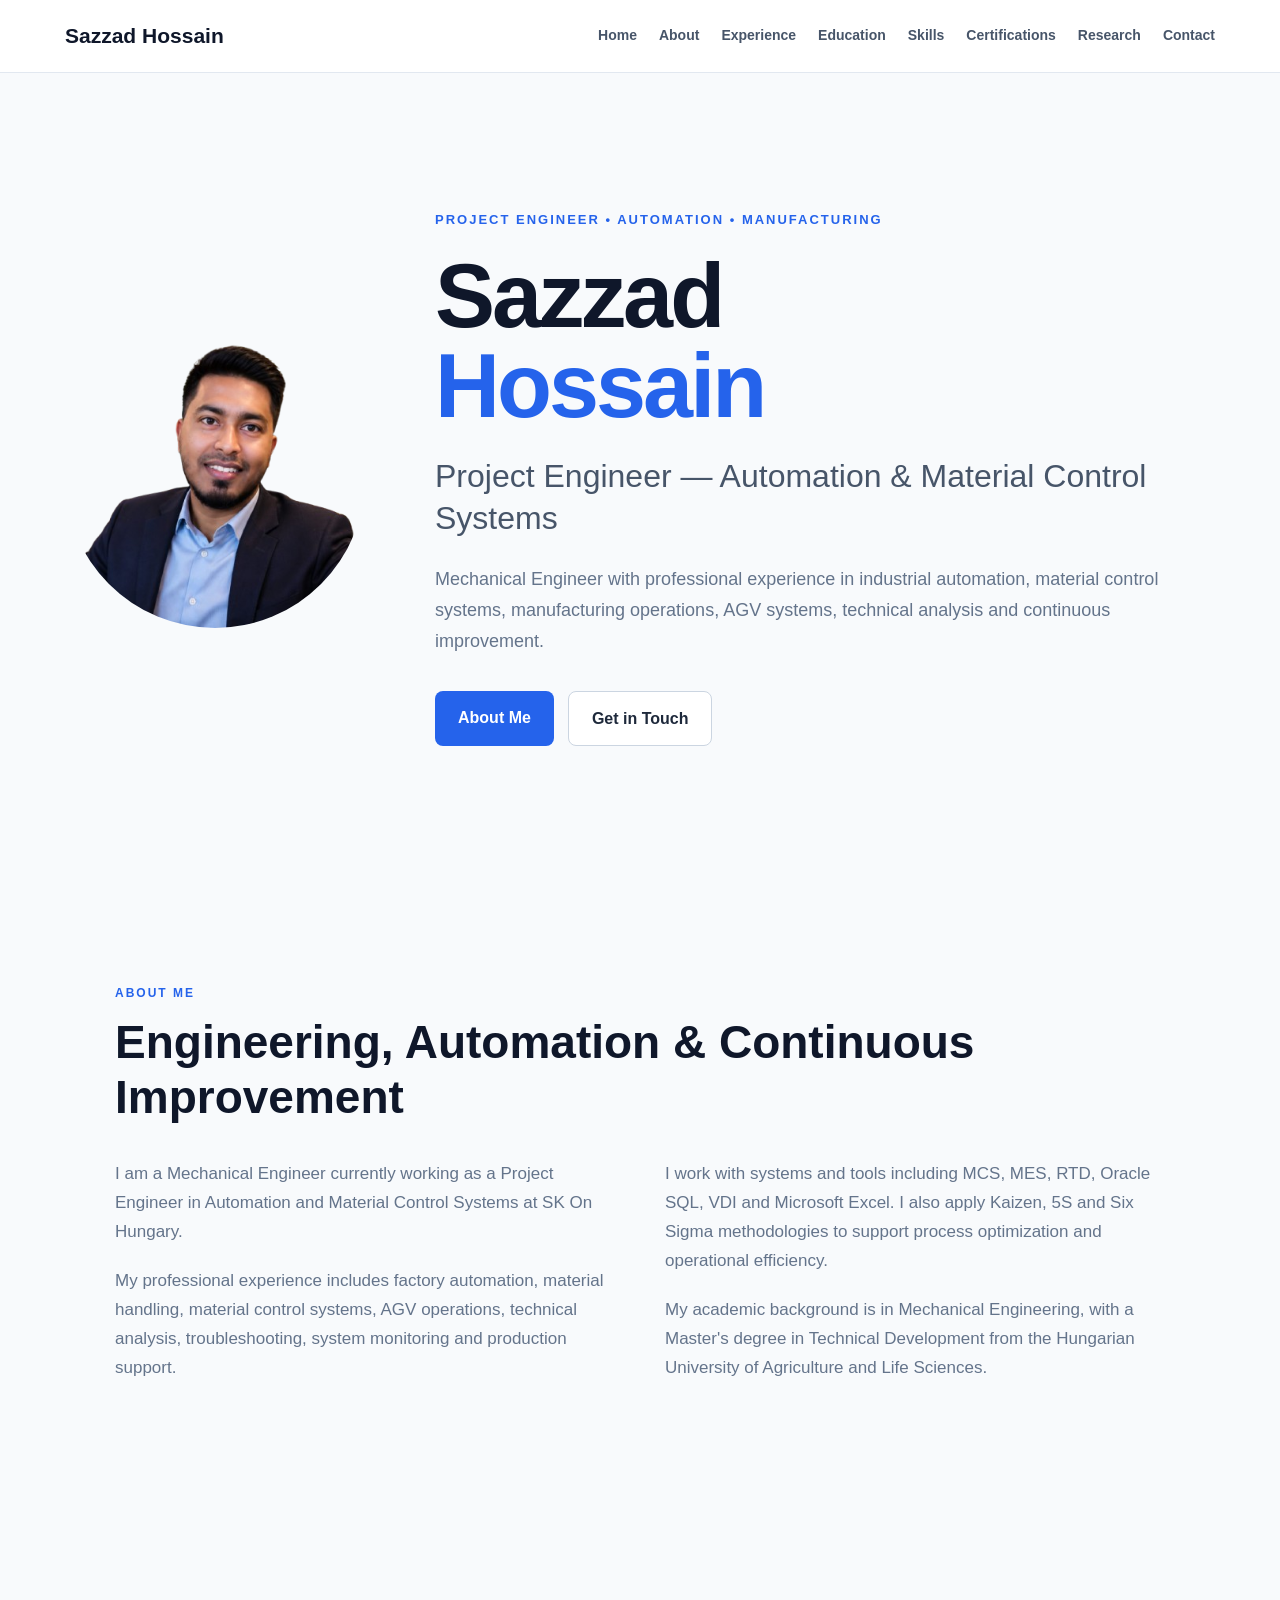
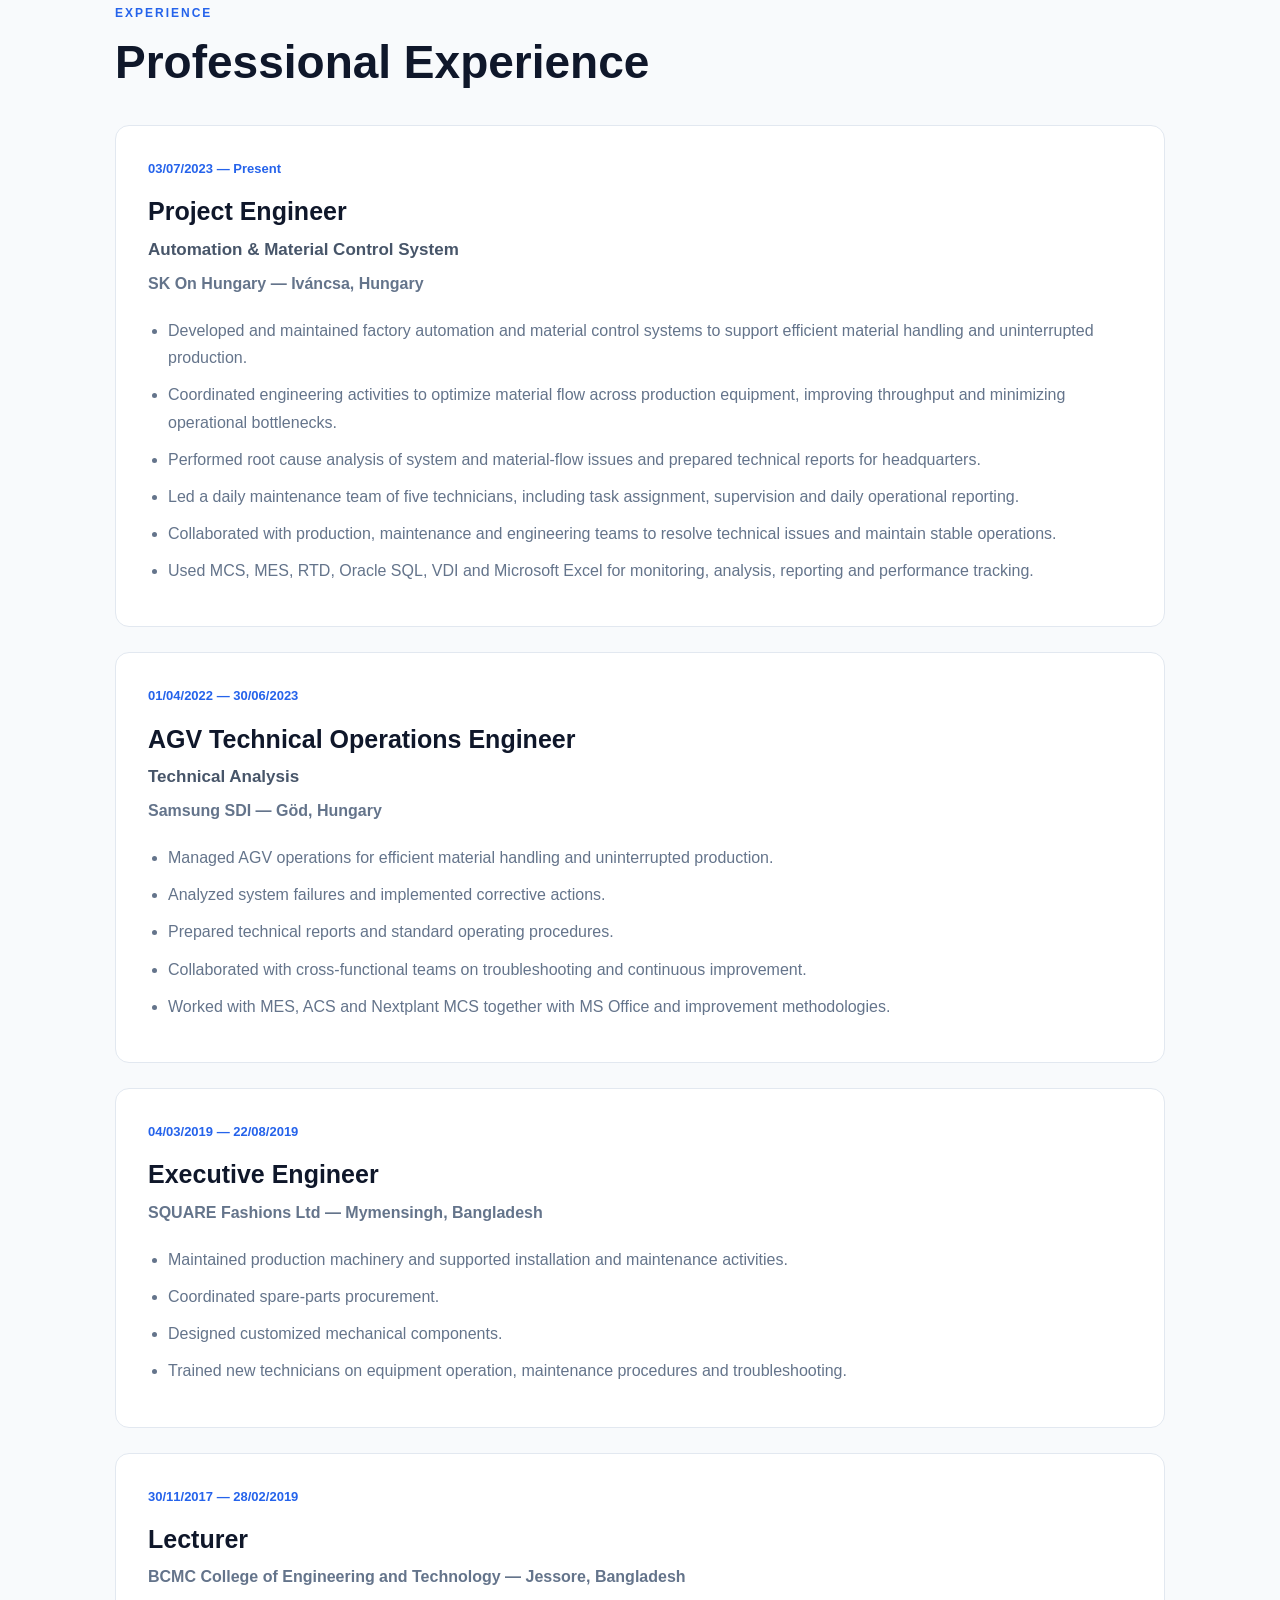
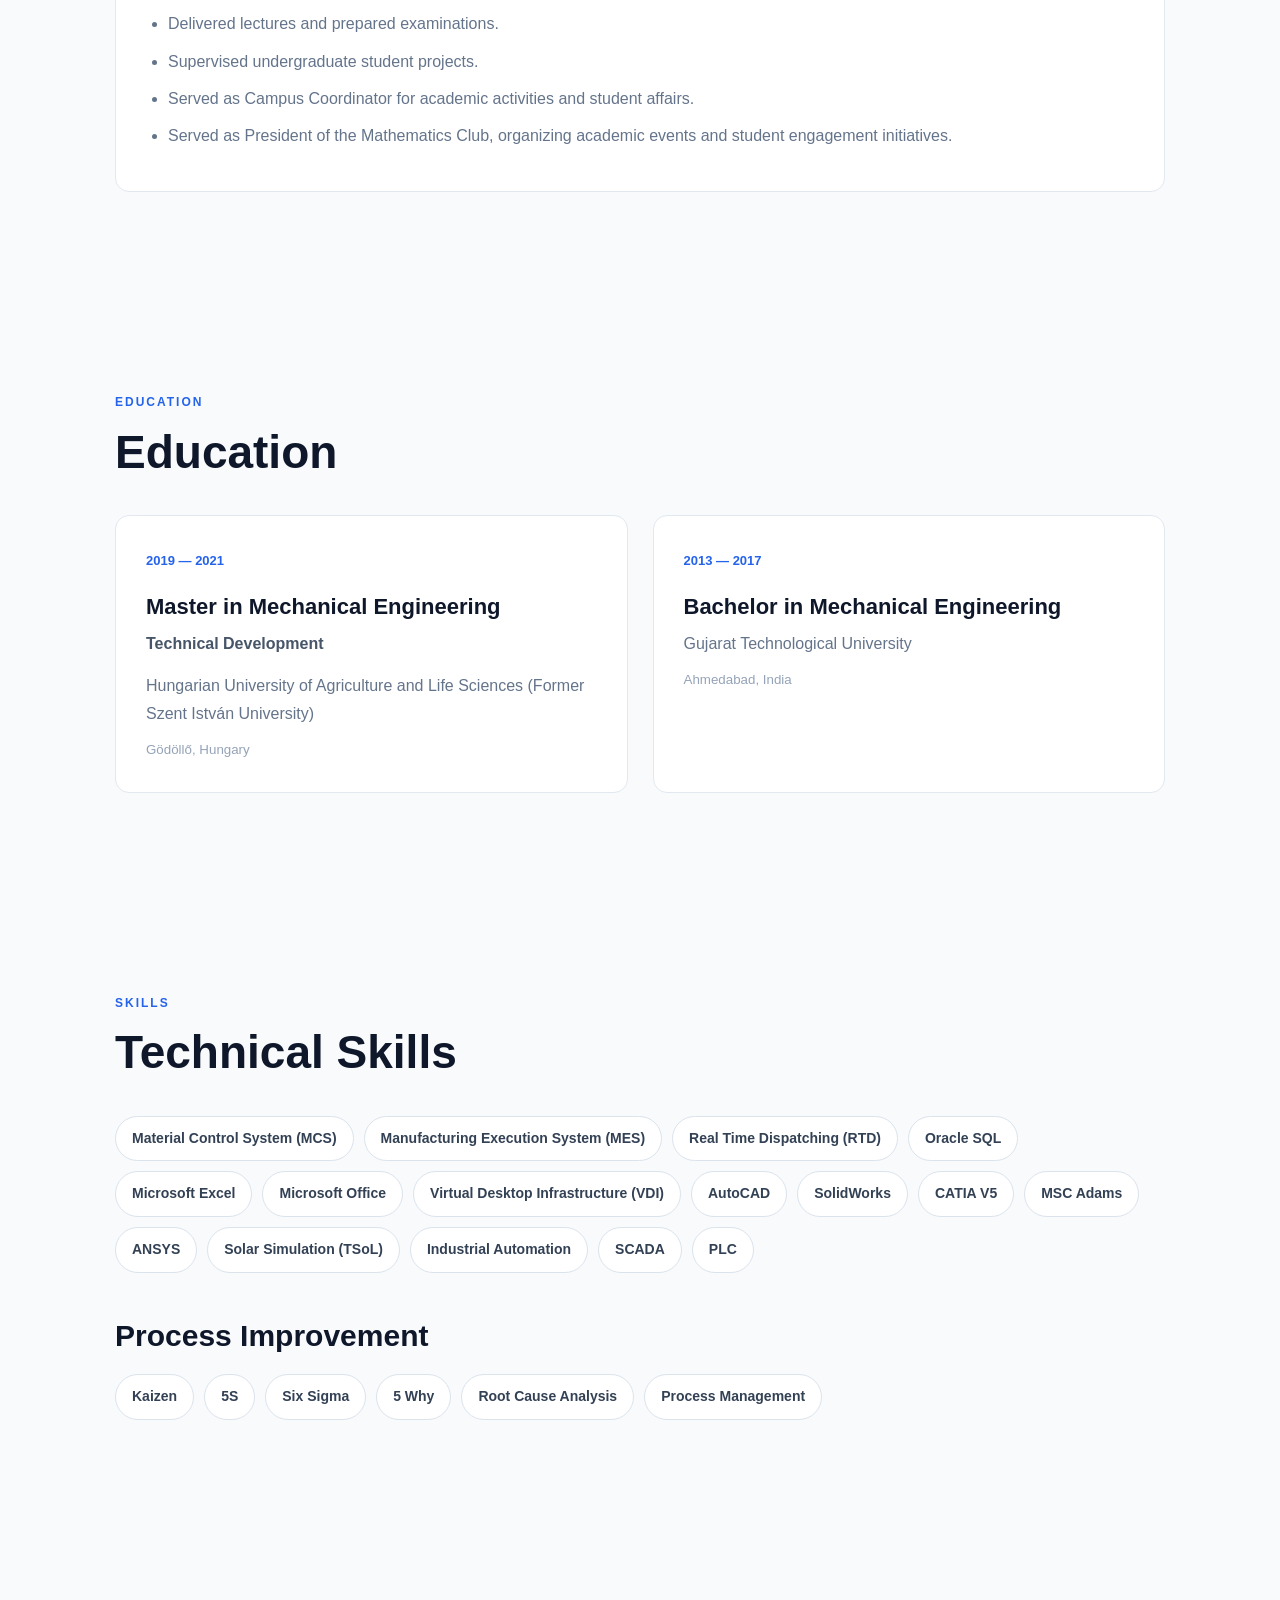
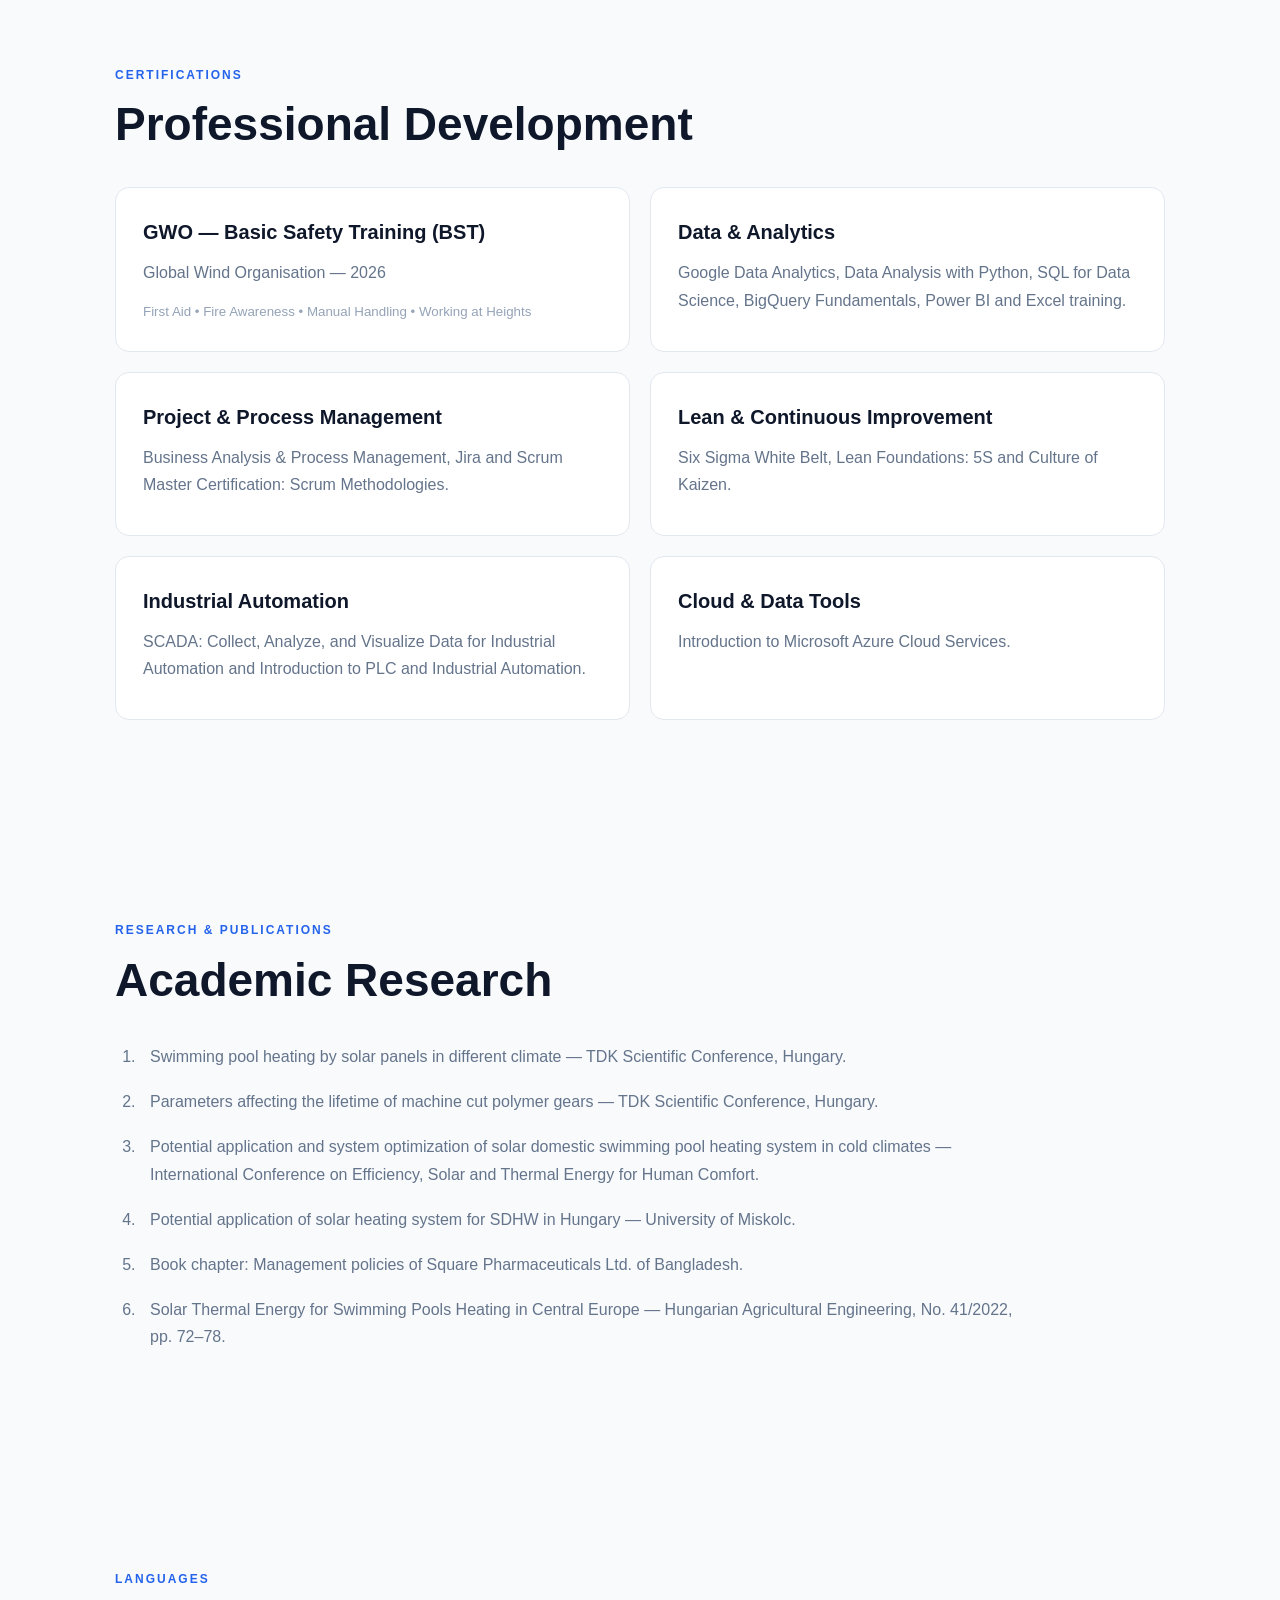
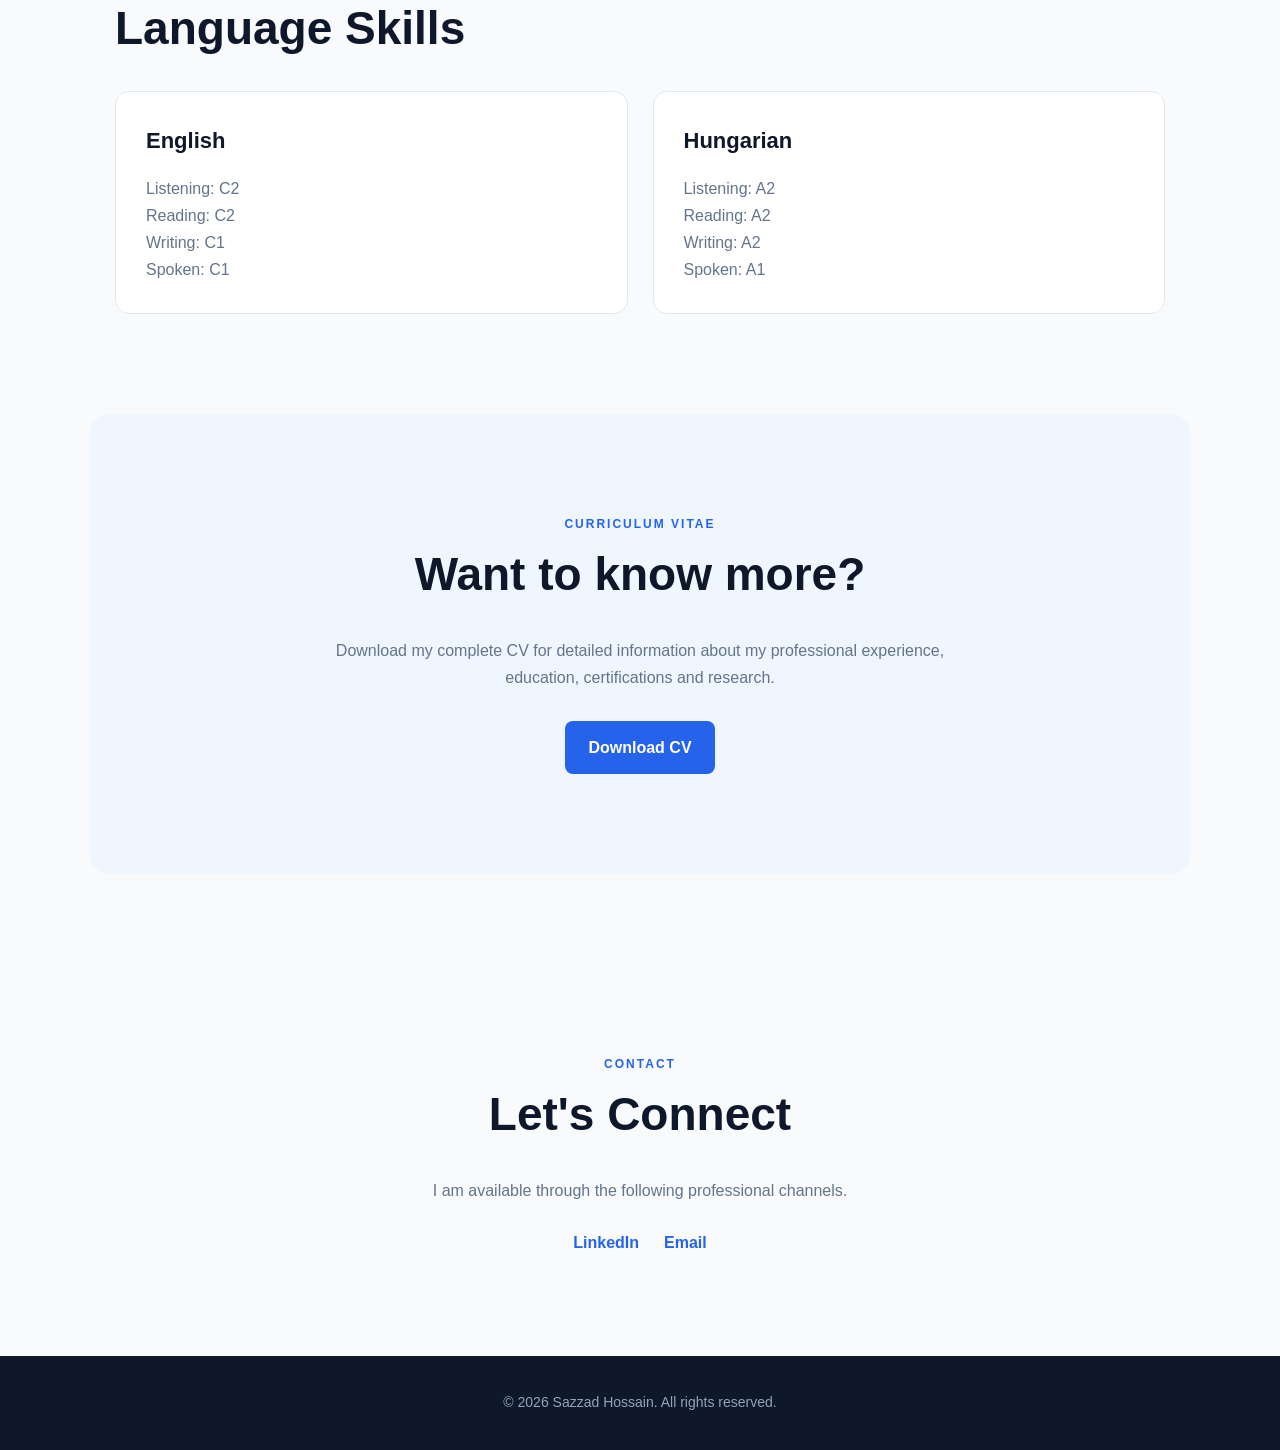
<file: index.html>
<!DOCTYPE html>
<html lang="en">
<head>
    <meta charset="UTF-8">
    <meta name="viewport" content="width=device-width, initial-scale=1.0">

    <title>Sazzad Hossain | Project Engineer</title>

    <meta name="description"
          content="Portfolio of Sazzad Hossain, Project Engineer specializing in automation, material control systems and manufacturing operations.">

    <link rel="stylesheet" href="style.css">
</head>

<body>

    <!-- ================= NAVIGATION ================= -->

    <header>
        <nav class="navbar">

            <a href="#home" class="logo">
                Sazzad Hossain
            </a>

            <div class="nav-links">
                <a href="#home">Home</a>
                <a href="#about">About</a>
                <a href="#experience">Experience</a>
                <a href="#education">Education</a>
                <a href="#skills">Skills</a>
                <a href="#certifications">Certifications</a>
                <a href="#research">Research</a>
                <a href="#contact">Contact</a>
            </div>

        </nav>
    </header>


    <main>

        <!-- ================= HERO ================= -->

     <section id="home" class="hero">

    <div class="hero-photo">
        <img src="profile.jpg"
             alt="Sazzad Hossain">
    </div>

    <div class="hero-text">

        <p class="welcome">
            PROJECT ENGINEER • AUTOMATION • MANUFACTURING
        </p>

        <h1>
            Sazzad<br>
            <span>Hossain</span>
        </h1>

        <h2>
            Project Engineer — Automation & Material Control Systems
        </h2>

        <p class="hero-description">
            Mechanical Engineer with professional experience in
            industrial automation, material control systems,
            manufacturing operations, AGV systems, technical
            analysis and continuous improvement.
        </p>

        <div class="buttons">

            <a href="#about" class="button primary">
                About Me
            </a>

            <a href="#contact" class="button secondary">
                Get in Touch
            </a>

        </div>

    </div>

</section>


        <!-- ================= ABOUT ================= -->

        <section id="about" class="section">

            <p class="section-label">ABOUT ME</p>

            <h2>Engineering, Automation & Continuous Improvement</h2>

            <div class="about-content">

                <div>

                    <p>
                        I am a Mechanical Engineer currently working as a
                        Project Engineer in Automation and Material Control
                        Systems at SK On Hungary.
                    </p>

                    <p>
                        My professional experience includes factory
                        automation, material handling, material control
                        systems, AGV operations, technical analysis,
                        troubleshooting, system monitoring and production
                        support.
                    </p>

                </div>

                <div>

                    <p>
                        I work with systems and tools including MCS, MES,
                        RTD, Oracle SQL, VDI and Microsoft Excel. I also
                        apply Kaizen, 5S and Six Sigma methodologies to
                        support process optimization and operational
                        efficiency.
                    </p>

                    <p>
                        My academic background is in Mechanical Engineering,
                        with a Master's degree in Technical Development from
                        the Hungarian University of Agriculture and Life
                        Sciences.
                    </p>

                </div>

            </div>

        </section>


        <!-- ================= EXPERIENCE ================= -->

        <section id="experience" class="section">

            <p class="section-label">EXPERIENCE</p>

            <h2>Professional Experience</h2>


            <div class="timeline">

                <!-- SK ON -->

                <article class="experience-card">

                    <div class="experience-date">
                        03/07/2023 — Present
                    </div>

                    <h3>
                        Project Engineer
                    </h3>

                    <h4>
                        Automation & Material Control System
                    </h4>

                    <p class="company">
                        SK On Hungary — Iváncsa, Hungary
                    </p>

                    <ul>

                        <li>
                            Developed and maintained factory automation
                            and material control systems to support efficient
                            material handling and uninterrupted production.
                        </li>

                        <li>
                            Coordinated engineering activities to optimize
                            material flow across production equipment,
                            improving throughput and minimizing operational
                            bottlenecks.
                        </li>

                        <li>
                            Performed root cause analysis of system and
                            material-flow issues and prepared technical
                            reports for headquarters.
                        </li>

                        <li>
                            Led a daily maintenance team of five technicians,
                            including task assignment, supervision and
                            daily operational reporting.
                        </li>

                        <li>
                            Collaborated with production, maintenance and
                            engineering teams to resolve technical issues
                            and maintain stable operations.
                        </li>

                        <li>
                            Used MCS, MES, RTD, Oracle SQL, VDI and Microsoft
                            Excel for monitoring, analysis, reporting and
                            performance tracking.
                        </li>

                    </ul>

                </article>


                <!-- SAMSUNG -->

                <article class="experience-card">

                    <div class="experience-date">
                        01/04/2022 — 30/06/2023
                    </div>

                    <h3>
                        AGV Technical Operations Engineer
                    </h3>

                    <h4>
                        Technical Analysis
                    </h4>

                    <p class="company">
                        Samsung SDI — Göd, Hungary
                    </p>

                    <ul>

                        <li>
                            Managed AGV operations for efficient material
                            handling and uninterrupted production.
                        </li>

                        <li>
                            Analyzed system failures and implemented
                            corrective actions.
                        </li>

                        <li>
                            Prepared technical reports and standard
                            operating procedures.
                        </li>

                        <li>
                            Collaborated with cross-functional teams on
                            troubleshooting and continuous improvement.
                        </li>

                        <li>
                            Worked with MES, ACS and Nextplant MCS together
                            with MS Office and improvement methodologies.
                        </li>

                    </ul>

                </article>


                <!-- SQUARE -->

                <article class="experience-card">

                    <div class="experience-date">
                        04/03/2019 — 22/08/2019
                    </div>

                    <h3>
                        Executive Engineer
                    </h3>

                    <p class="company">
                        SQUARE Fashions Ltd — Mymensingh, Bangladesh
                    </p>

                    <ul>

                        <li>
                            Maintained production machinery and supported
                            installation and maintenance activities.
                        </li>

                        <li>
                            Coordinated spare-parts procurement.
                        </li>

                        <li>
                            Designed customized mechanical components.
                        </li>

                        <li>
                            Trained new technicians on equipment operation,
                            maintenance procedures and troubleshooting.
                        </li>

                    </ul>

                </article>


                <!-- LECTURER -->

                <article class="experience-card">

                    <div class="experience-date">
                        30/11/2017 — 28/02/2019
                    </div>

                    <h3>
                        Lecturer
                    </h3>

                    <p class="company">
                        BCMC College of Engineering and Technology —
                        Jessore, Bangladesh
                    </p>

                    <ul>

                        <li>
                            Delivered lectures and prepared examinations.
                        </li>

                        <li>
                            Supervised undergraduate student projects.
                        </li>

                        <li>
                            Served as Campus Coordinator for academic
                            activities and student affairs.
                        </li>

                        <li>
                            Served as President of the Mathematics Club,
                            organizing academic events and student
                            engagement initiatives.
                        </li>

                    </ul>

                </article>

            </div>

        </section>


        <!-- ================= EDUCATION ================= -->

        <section id="education" class="section">

            <p class="section-label">EDUCATION</p>

            <h2>Education</h2>

            <div class="education-grid">

                <article class="education-card">

                    <span>
                        2019 — 2021
                    </span>

                    <h3>
                        Master in Mechanical Engineering
                    </h3>

                    <h4>
                        Technical Development
                    </h4>

                    <p>
                        Hungarian University of Agriculture and Life Sciences
                        (Former Szent István University)
                    </p>

                    <small>
                        Gödöllő, Hungary
                    </small>

                </article>


                <article class="education-card">

                    <span>
                        2013 — 2017
                    </span>

                    <h3>
                        Bachelor in Mechanical Engineering
                    </h3>

                    <p>
                        Gujarat Technological University
                    </p>

                    <small>
                        Ahmedabad, India
                    </small>

                </article>

            </div>

        </section>


        <!-- ================= SKILLS ================= -->

        <section id="skills" class="section">

            <p class="section-label">SKILLS</p>

            <h2>Technical Skills</h2>

            <div class="skills-grid">

                <span>Material Control System (MCS)</span>
                <span>Manufacturing Execution System (MES)</span>
                <span>Real Time Dispatching (RTD)</span>
                <span>Oracle SQL</span>
                <span>Microsoft Excel</span>
                <span>Microsoft Office</span>
                <span>Virtual Desktop Infrastructure (VDI)</span>
                <span>AutoCAD</span>
                <span>SolidWorks</span>
                <span>CATIA V5</span>
                <span>MSC Adams</span>
                <span>ANSYS</span>
                <span>Solar Simulation (TSoL)</span>
                <span>Industrial Automation</span>
                <span>SCADA</span>
                <span>PLC</span>
            </div>


            <h2 class="sub-heading">
                Process Improvement
            </h2>

            <div class="skills-grid">

                <span>Kaizen</span>
                <span>5S</span>
                <span>Six Sigma</span>
                <span>5 Why</span>
                <span>Root Cause Analysis</span>
                <span>Process Management</span>

            </div>

        </section>


        <!-- ================= CERTIFICATIONS ================= -->

        <section id="certifications" class="section">

            <p class="section-label">CERTIFICATIONS</p>

            <h2>Professional Development</h2>

            <div class="certification-list">

                <article class="certification-card">

                    <h3>
                        GWO — Basic Safety Training (BST)
                    </h3>

                    <p>
                        Global Wind Organisation — 2026
                    </p>

                    <small>
                        First Aid • Fire Awareness • Manual Handling
                        • Working at Heights
                    </small>

                </article>


                <article class="certification-card">

                    <h3>
                        Data & Analytics
                    </h3>

                    <p>
                        Google Data Analytics, Data Analysis with Python,
                        SQL for Data Science, BigQuery Fundamentals,
                        Power BI and Excel training.
                    </p>

                </article>


                <article class="certification-card">

                    <h3>
                        Project & Process Management
                    </h3>

                    <p>
                        Business Analysis & Process Management,
                        Jira and Scrum Master Certification:
                        Scrum Methodologies.
                    </p>

                </article>


                <article class="certification-card">

                    <h3>
                        Lean & Continuous Improvement
                    </h3>

                    <p>
                        Six Sigma White Belt, Lean Foundations: 5S
                        and Culture of Kaizen.
                    </p>

                </article>


                <article class="certification-card">

                    <h3>
                        Industrial Automation
                    </h3>

                    <p>
                        SCADA: Collect, Analyze, and Visualize Data
                        for Industrial Automation and Introduction
                        to PLC and Industrial Automation.
                    </p>

                </article>


                <article class="certification-card">

                    <h3>
                        Cloud & Data Tools
                    </h3>

                    <p>
                        Introduction to Microsoft Azure Cloud Services.
                    </p>

                </article>

            </div>

        </section>


        <!-- ================= RESEARCH ================= -->

        <section id="research" class="section">

            <p class="section-label">
                RESEARCH & PUBLICATIONS
            </p>

            <h2>
                Academic Research
            </h2>

            <ol class="research-list">

                <li>
                    Swimming pool heating by solar panels in different
                    climate — TDK Scientific Conference, Hungary.
                </li>

                <li>
                    Parameters affecting the lifetime of machine cut
                    polymer gears — TDK Scientific Conference, Hungary.
                </li>

                <li>
                    Potential application and system optimization of
                    solar domestic swimming pool heating system in
                    cold climates — International Conference on
                    Efficiency, Solar and Thermal Energy for Human Comfort.
                </li>

                <li>
                    Potential application of solar heating system for
                    SDHW in Hungary — University of Miskolc.
                </li>

                <li>
                    Book chapter: Management policies of Square
                    Pharmaceuticals Ltd. of Bangladesh.
                </li>

                <li>
                    Solar Thermal Energy for Swimming Pools Heating
                    in Central Europe — Hungarian Agricultural Engineering,
                    No. 41/2022, pp. 72–78.
                </li>

            </ol>

        </section>


        <!-- ================= LANGUAGES ================= -->

        <section class="section">

            <p class="section-label">LANGUAGES</p>

            <h2>Language Skills</h2>

            <div class="language-grid">

                <div class="language-card">

                    <h3>English</h3>

                    <p>
                        Listening: C2<br>
                        Reading: C2<br>
                        Writing: C1<br>
                        Spoken: C1<br>
                    </p>

                </div>


                <div class="language-card">

                    <h3>Hungarian</h3>

                    <p>
                        Listening: A2<br>
                        Reading: A2<br>
                        Writing: A2<br>
                        Spoken: A1<br>
                    </p>

                </div>

            </div>

        </section>


        <!-- ================= CV ================= -->

        <section class="section cv-section">

            <p class="section-label">CURRICULUM VITAE</p>

            <h2>Want to know more?</h2>

            <p>
                Download my complete CV for detailed information
                about my professional experience, education,
                certifications and research.
            </p>

            <a href="cv.pdf"
               class="button primary"
               target="_blank">
                Download CV
            </a>

        </section>


        <!-- ================= CONTACT ================= -->

        <section id="contact" class="section contact">

            <p class="section-label">CONTACT</p>

            <h2>Let's Connect</h2>

            <p>
                I am available through the following professional
                channels.
            </p>

            <div class="contact-links">

                <a href="https://www.linkedin.com/in/sazzad209/"
                   target="_blank">
                    LinkedIn
                </a>

                <a href="mailto:gtu.sazzad@gmail.com">
                    Email
                </a>

            </div>

        </section>

    </main>


    <!-- ================= FOOTER ================= -->

    <footer>

        <p>
            © 2026 Sazzad Hossain. All rights reserved.
        </p>

    </footer>


</body>
</html>
</file>
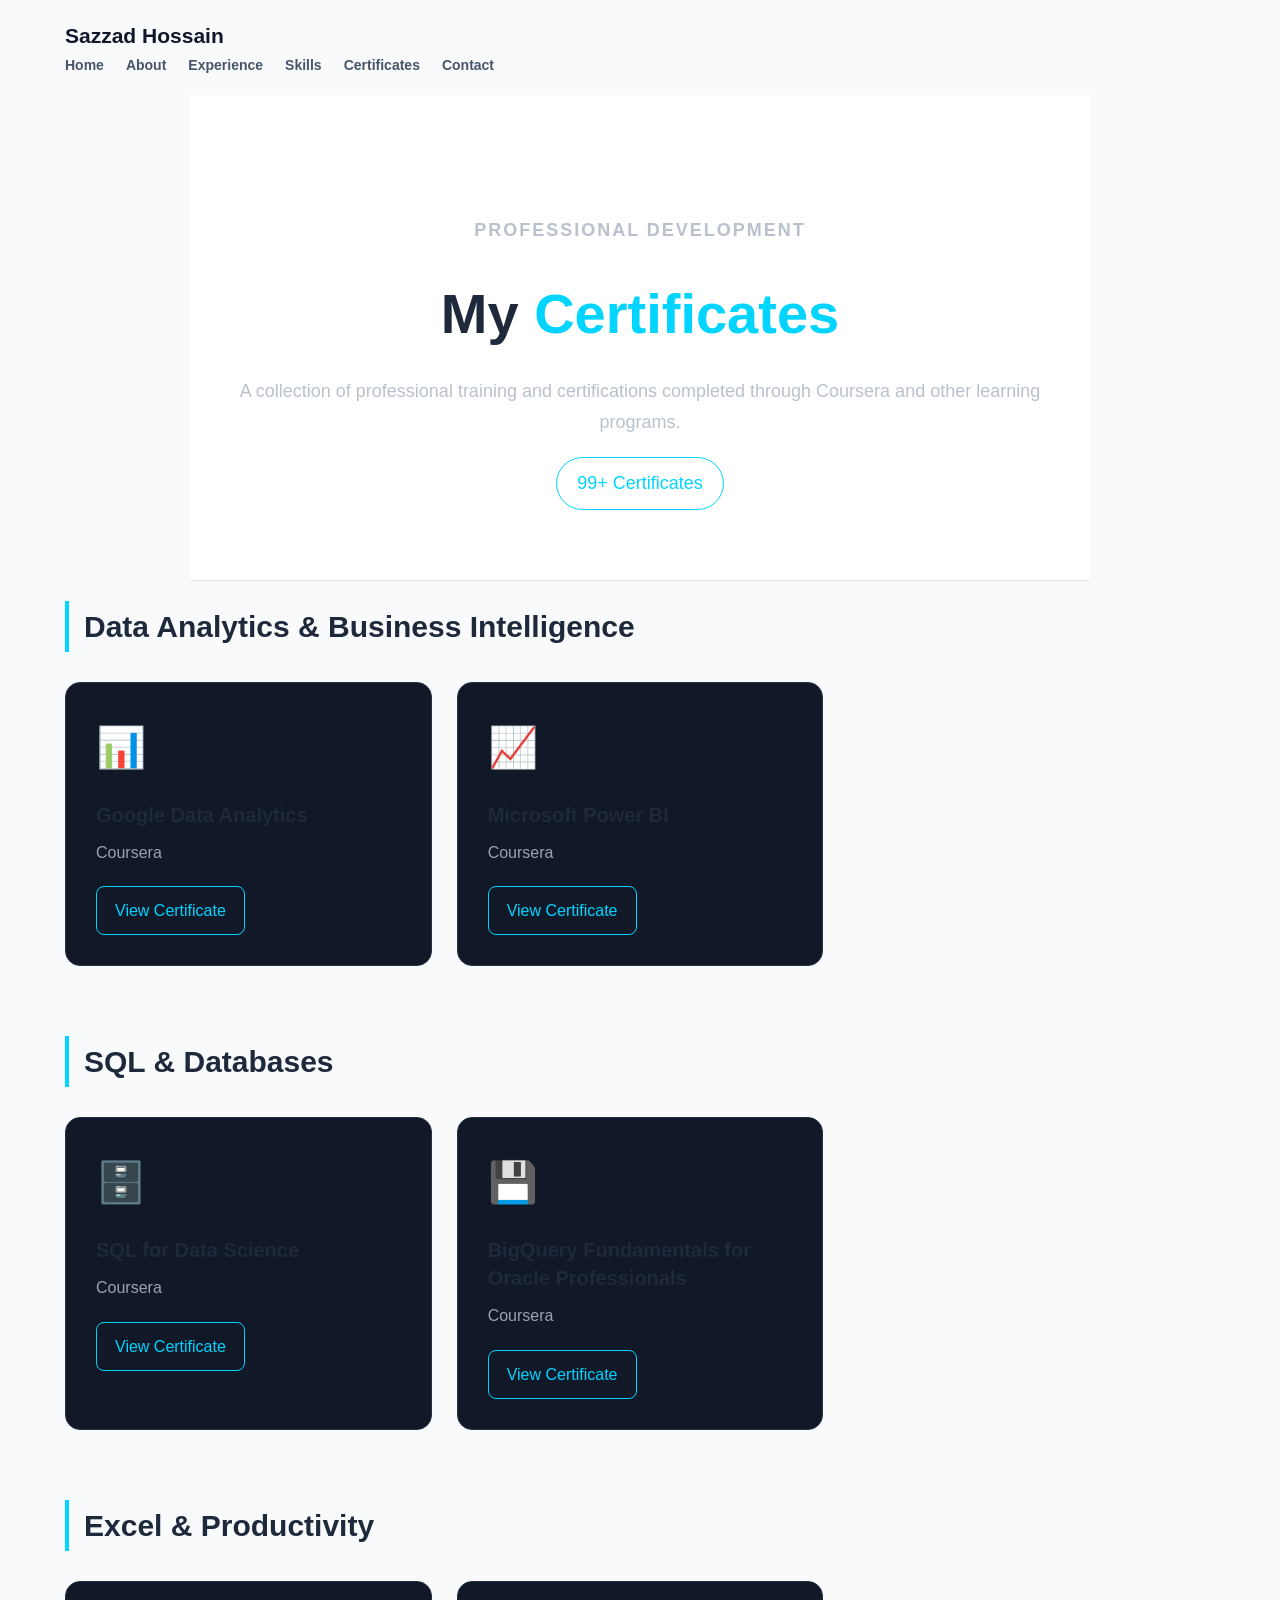
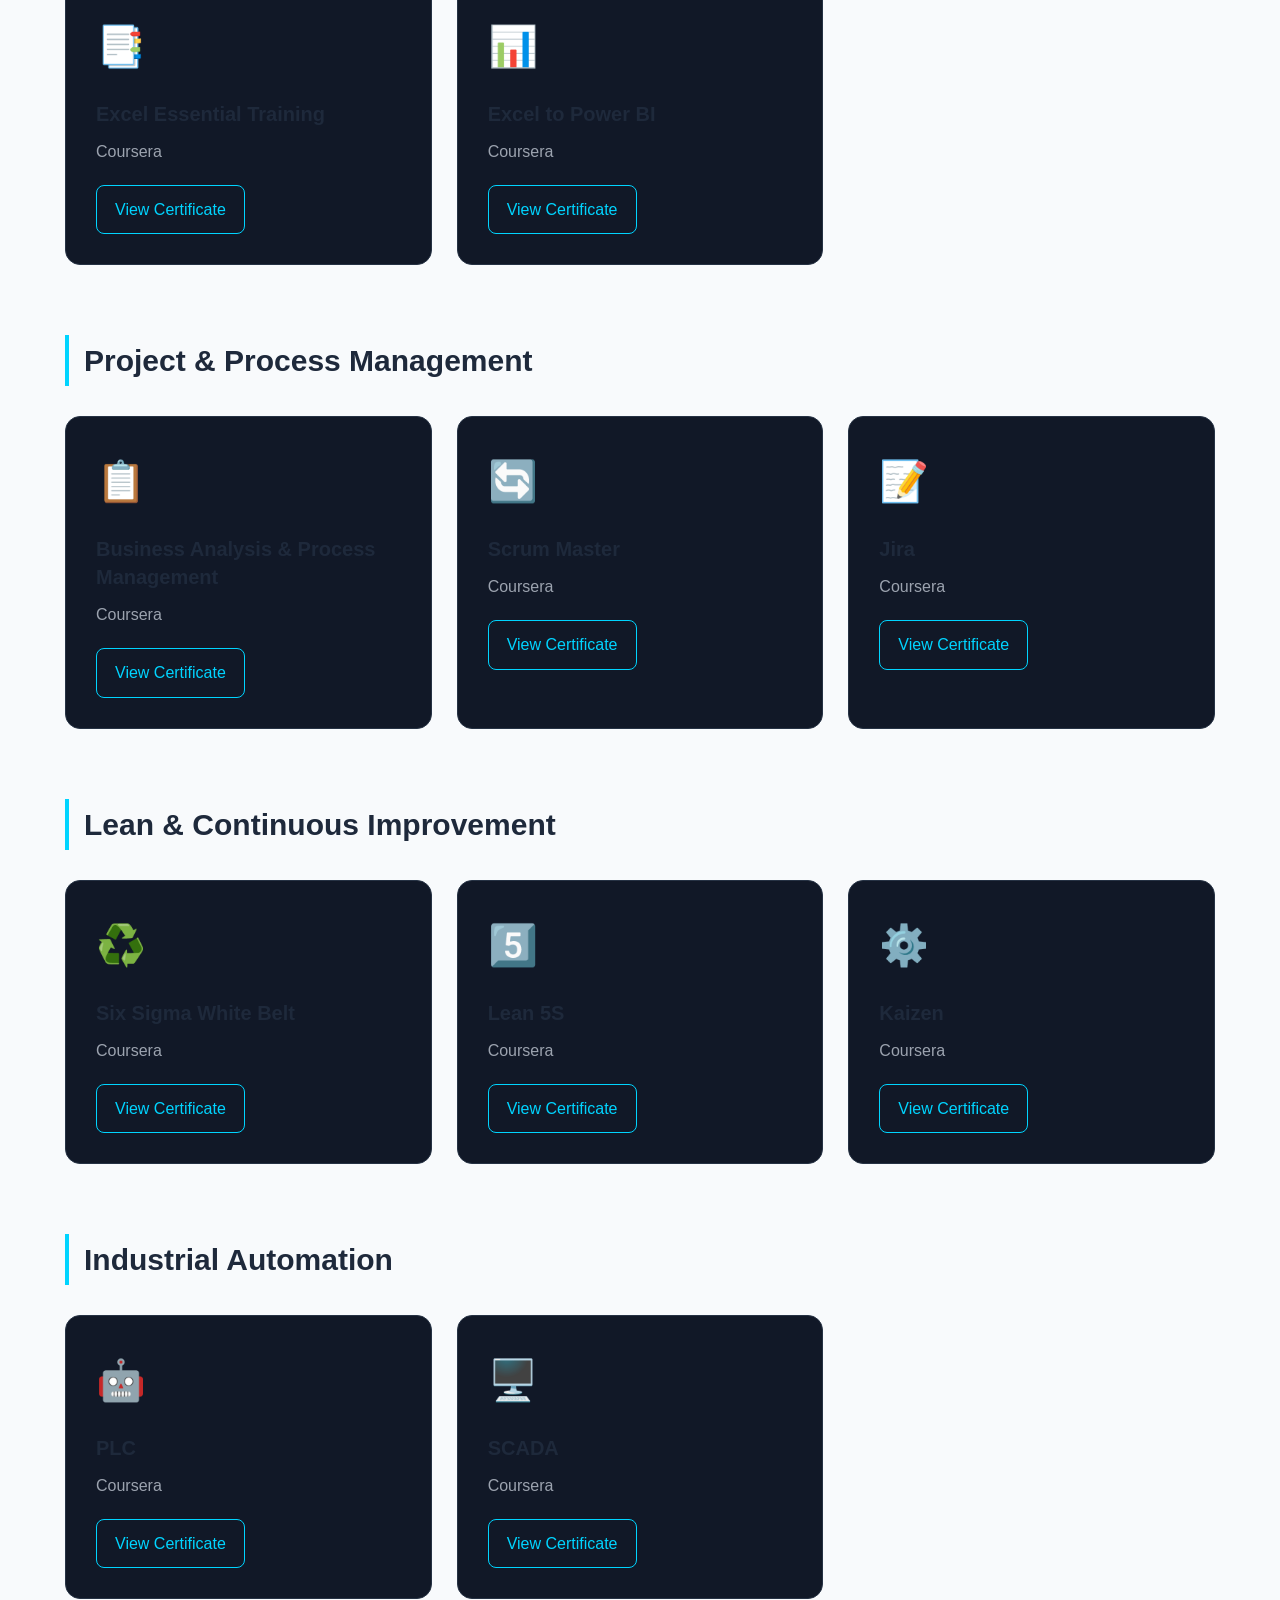
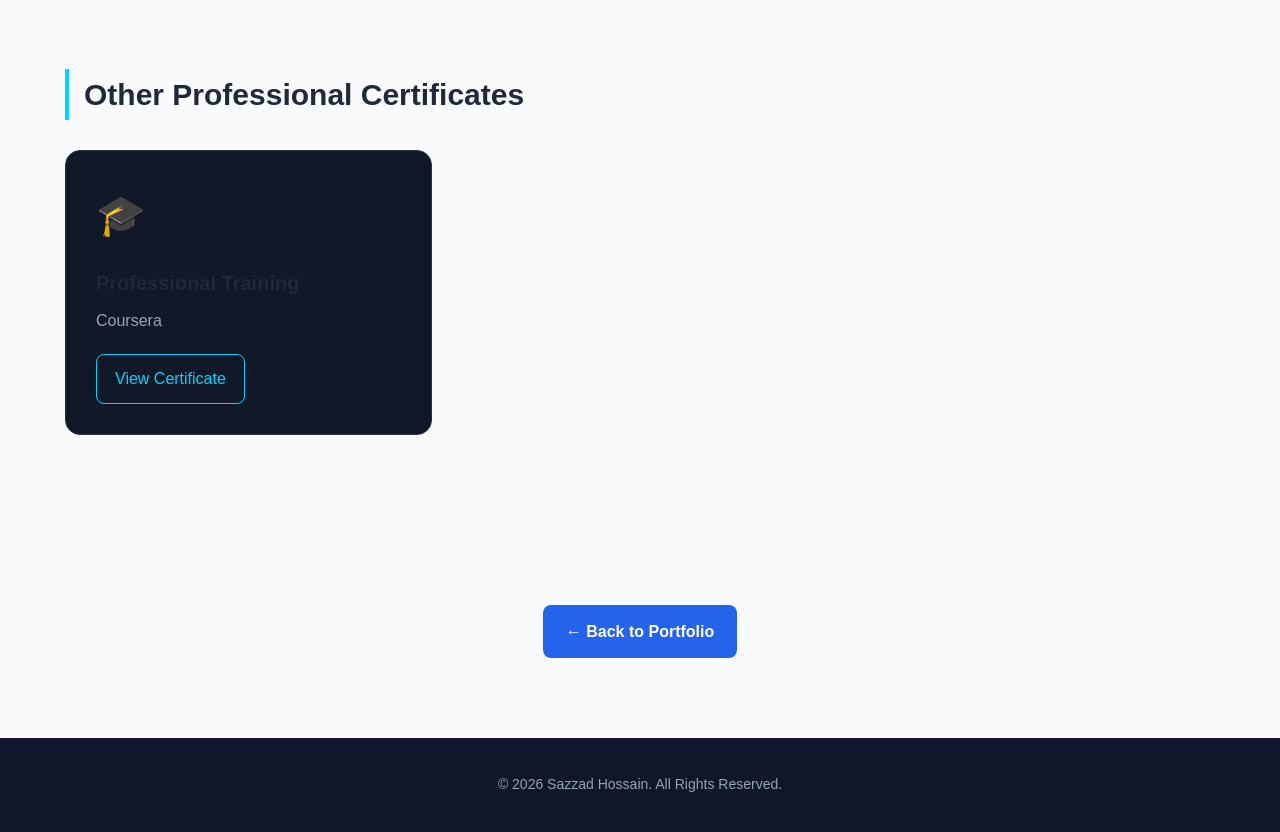
<file: certificates.html>
<!DOCTYPE html>
<html lang="en">

<head>
    <meta charset="UTF-8">
    <meta name="viewport" content="width=device-width, initial-scale=1.0">

    <title>Certificates | Sazzad Hossain</title>

    <link rel="stylesheet" href="style.css">
</head>

<body>

    <!-- Navigation -->
    <nav class="navbar">

        <div class="nav-container">

            <a href="index.html" class="logo">
                Sazzad Hossain
            </a>

            <div class="nav-links">
                <a href="index.html">Home</a>
                <a href="index.html#about">About</a>
                <a href="index.html#experience">Experience</a>
                <a href="index.html#skills">Skills</a>
                <a href="certificates.html" class="active">
                    Certificates
                </a>
                <a href="index.html#contact">Contact</a>
            </div>

        </div>

    </nav>


    <!-- Header -->
    <header class="certificates-header">

        <p class="welcome">
            PROFESSIONAL DEVELOPMENT
        </p>

        <h1>
            My <span>Certificates</span>
        </h1>

        <p>
            A collection of professional training and certifications
            completed through Coursera and other learning programs.
        </p>

        <p class="certificate-count">
            99+ Certificates
        </p>

    </header>


    <!-- Certificates -->
    <main class="certificates-container">


        <!-- Data Analytics -->
        <section class="certificate-category">

            <h2>Data Analytics & Business Intelligence</h2>

            <div class="certificate-grid">

                <article class="certificate-card">

                    <div class="certificate-icon">
                        📊
                    </div>

                    <h3>
                        Google Data Analytics
                    </h3>

                    <p>
                        Coursera
                    </p>

                    <a href="#" class="certificate-button">
                        View Certificate
                    </a>

                </article>


                <article class="certificate-card">

                    <div class="certificate-icon">
                        📈
                    </div>

                    <h3>
                        Microsoft Power BI
                    </h3>

                    <p>
                        Coursera
                    </p>

                    <a href="#" class="certificate-button">
                        View Certificate
                    </a>

                </article>

            </div>

        </section>


        <!-- SQL -->
        <section class="certificate-category">

            <h2>SQL & Databases</h2>

            <div class="certificate-grid">

                <article class="certificate-card">

                    <div class="certificate-icon">
                        🗄️
                    </div>

                    <h3>
                        SQL for Data Science
                    </h3>

                    <p>
                        Coursera
                    </p>

                    <a href="#" class="certificate-button">
                        View Certificate
                    </a>

                </article>


                <article class="certificate-card">

                    <div class="certificate-icon">
                        💾
                    </div>

                    <h3>
                        BigQuery Fundamentals for Oracle Professionals
                    </h3>

                    <p>
                        Coursera
                    </p>

                    <a href="#" class="certificate-button">
                        View Certificate
                    </a>

                </article>

            </div>

        </section>


        <!-- Excel -->
        <section class="certificate-category">

            <h2>Excel & Productivity</h2>

            <div class="certificate-grid">

                <article class="certificate-card">

                    <div class="certificate-icon">
                        📑
                    </div>

                    <h3>
                        Excel Essential Training
                    </h3>

                    <p>
                        Coursera
                    </p>

                    <a href="#" class="certificate-button">
                        View Certificate
                    </a>

                </article>


                <article class="certificate-card">

                    <div class="certificate-icon">
                        📊
                    </div>

                    <h3>
                        Excel to Power BI
                    </h3>

                    <p>
                        Coursera
                    </p>

                    <a href="#" class="certificate-button">
                        View Certificate
                    </a>

                </article>

            </div>

        </section>


        <!-- Project Management -->
        <section class="certificate-category">

            <h2>Project & Process Management</h2>

            <div class="certificate-grid">

                <article class="certificate-card">

                    <div class="certificate-icon">
                        📋
                    </div>

                    <h3>
                        Business Analysis & Process Management
                    </h3>

                    <p>
                        Coursera
                    </p>

                    <a href="#" class="certificate-button">
                        View Certificate
                    </a>

                </article>


                <article class="certificate-card">

                    <div class="certificate-icon">
                        🔄
                    </div>

                    <h3>
                        Scrum Master
                    </h3>

                    <p>
                        Coursera
                    </p>

                    <a href="#" class="certificate-button">
                        View Certificate
                    </a>

                </article>


                <article class="certificate-card">

                    <div class="certificate-icon">
                        📝
                    </div>

                    <h3>
                        Jira
                    </h3>

                    <p>
                        Coursera
                    </p>

                    <a href="#" class="certificate-button">
                        View Certificate
                    </a>

                </article>

            </div>

        </section>


        <!-- Lean -->
        <section class="certificate-category">

            <h2>Lean & Continuous Improvement</h2>

            <div class="certificate-grid">

                <article class="certificate-card">

                    <div class="certificate-icon">
                        ♻️
                    </div>

                    <h3>
                        Six Sigma White Belt
                    </h3>

                    <p>
                        Coursera
                    </p>

                    <a href="#" class="certificate-button">
                        View Certificate
                    </a>

                </article>


                <article class="certificate-card">

                    <div class="certificate-icon">
                        5️⃣
                    </div>

                    <h3>
                        Lean 5S
                    </h3>

                    <p>
                        Coursera
                    </p>

                    <a href="#" class="certificate-button">
                        View Certificate
                    </a>

                </article>


                <article class="certificate-card">

                    <div class="certificate-icon">
                        ⚙️
                    </div>

                    <h3>
                        Kaizen
                    </h3>

                    <p>
                        Coursera
                    </p>

                    <a href="#" class="certificate-button">
                        View Certificate
                    </a>

                </article>

            </div>

        </section>


        <!-- Automation -->
        <section class="certificate-category">

            <h2>Industrial Automation</h2>

            <div class="certificate-grid">

                <article class="certificate-card">

                    <div class="certificate-icon">
                        🤖
                    </div>

                    <h3>
                        PLC
                    </h3>

                    <p>
                        Coursera
                    </p>

                    <a href="#" class="certificate-button">
                        View Certificate
                    </a>

                </article>


                <article class="certificate-card">

                    <div class="certificate-icon">
                        🖥️
                    </div>

                    <h3>
                        SCADA
                    </h3>

                    <p>
                        Coursera
                    </p>

                    <a href="#" class="certificate-button">
                        View Certificate
                    </a>

                </article>

            </div>

        </section>


        <!-- Other -->
        <section class="certificate-category">

            <h2>Other Professional Certificates</h2>

            <div class="certificate-grid">

                <article class="certificate-card">

                    <div class="certificate-icon">
                        🎓
                    </div>

                    <h3>
                        Professional Training
                    </h3>

                    <p>
                        Coursera
                    </p>

                    <a href="#" class="certificate-button">
                        View Certificate
                    </a>

                </article>

            </div>

        </section>

    </main>


    <!-- Back -->
    <section class="back-section">

        <a href="index.html" class="button primary">
            ← Back to Portfolio
        </a>

    </section>


    <!-- Footer -->
    <footer>

        <p>
            © 2026 Sazzad Hossain. All Rights Reserved.
        </p>

    </footer>


</body>

</html>
</file>
<file: style.css>
/* =========================
   RESET
========================= */

* {
    margin: 0;
    padding: 0;
    box-sizing: border-box;
}

html {
    scroll-behavior: smooth;
}

body {
    font-family: Arial, Helvetica, sans-serif;
    background: #f8fafc;
    color: #1e293b;
    line-height: 1.7;
}

a {
    color: inherit;
}

section {
    scroll-margin-top: 90px;
}


/* =========================
   NAVIGATION
========================= */

header {
    position: sticky;
    top: 0;
    z-index: 1000;
    background: rgba(255, 255, 255, 0.96);
    border-bottom: 1px solid #e2e8f0;
}

.navbar {
    max-width: 1200px;
    margin: auto;
    padding: 18px 25px;

    display: flex;
    justify-content: space-between;
    align-items: center;

    gap: 30px;
}

.logo {
    text-decoration: none;
    font-size: 21px;
    font-weight: 800;
    color: #0f172a;
    white-space: nowrap;
}

.nav-links {
    display: flex;
    align-items: center;
    gap: 22px;
    flex-wrap: wrap;
}

.nav-links a {
    text-decoration: none;
    color: #475569;
    font-size: 14px;
    font-weight: 600;
    transition: color 0.2s ease;
}

.nav-links a:hover {
    color: #2563eb;
}


/* =========================
   HERO
========================= */

.hero {
    min-height: 90vh;

    max-width: 1200px;
    margin: auto;

    padding: 100px 25px;

    display: flex;
    align-items: center;
    gap: 70px;
}


/* =========================
   PROFILE PHOTO
========================= */

.hero-photo {
    flex: 0 0 300px;
}

.hero-photo img {
    width: 300px;
    height: 300px;

    object-fit: cover;

    border-radius: 50%;

    display: block;
}


/* =========================
   HERO TEXT
========================= */

.hero-text {
    max-width: 900px;
}

.welcome {
    color: #2563eb;

    font-size: 13px;
    font-weight: 800;

    letter-spacing: 2px;

    margin-bottom: 20px;
}

.hero h1 {
    font-size: clamp(52px, 8vw, 90px);

    line-height: 1;

    letter-spacing: -3px;

    color: #0f172a;

    margin-bottom: 25px;
}

.hero h1 span {
    color: #2563eb;
}

.hero h2 {
    font-size: clamp(22px, 3vw, 32px);

    font-weight: 500;

    line-height: 1.3;

    color: #475569;

    max-width: 850px;

    margin-bottom: 25px;
}

.hero-description {
    font-size: 18px;

    color: #64748b;

    max-width: 750px;
}


/* =========================
   BUTTONS
========================= */

.buttons {
    display: flex;

    flex-wrap: wrap;

    gap: 14px;

    margin-top: 35px;
}

.button {
    display: inline-block;

    padding: 13px 23px;

    border-radius: 8px;

    text-decoration: none;

    font-weight: 700;

    transition:
        transform 0.2s ease,
        background 0.2s ease;
}

.button:hover {
    transform: translateY(-2px);
}

.button.primary {
    background: #2563eb;

    color: #ffffff;
}

.button.primary:hover {
    background: #1d4ed8;
}

.button.secondary {
    background: #ffffff;

    color: #1e293b;

    border: 1px solid #cbd5e1;
}

.button.secondary:hover {
    background: #f1f5f9;
}


/* =========================
   GENERAL SECTIONS
========================= */

.section {
    max-width: 1100px;

    margin: auto;

    padding: 100px 25px;
}

.section-label {
    color: #2563eb;

    font-size: 12px;

    font-weight: 800;

    letter-spacing: 2px;

    margin-bottom: 12px;
}

.section h2 {
    font-size: clamp(32px, 5vw, 46px);

    line-height: 1.2;

    color: #0f172a;

    margin-bottom: 35px;
}


/* =========================
   ABOUT
========================= */

.about-content {
    display: grid;

    grid-template-columns: 1fr 1fr;

    gap: 50px;
}

.about-content p {
    color: #64748b;

    font-size: 17px;

    margin-bottom: 20px;
}


/* =========================
   EXPERIENCE
========================= */

.timeline {
    display: flex;

    flex-direction: column;

    gap: 25px;
}

.experience-card {
    background: #ffffff;

    border: 1px solid #e2e8f0;

    border-radius: 14px;

    padding: 32px;

    transition:
        transform 0.2s ease,
        box-shadow 0.2s ease;
}

.experience-card:hover {
    transform: translateY(-3px);

    box-shadow:
        0 15px 35px rgba(15, 23, 42, 0.08);
}

.experience-date {
    color: #2563eb;

    font-size: 13px;

    font-weight: 800;

    margin-bottom: 10px;
}

.experience-card h3 {
    font-size: 25px;

    color: #0f172a;

    margin-bottom: 3px;
}

.experience-card h4 {
    color: #475569;

    font-size: 17px;

    font-weight: 600;

    margin-bottom: 5px;
}

.company {
    color: #64748b;

    font-weight: 700;

    margin-bottom: 20px;
}

.experience-card ul {
    padding-left: 20px;

    color: #64748b;
}

.experience-card li {
    margin-bottom: 10px;
}


/* =========================
   EDUCATION
========================= */

.education-grid {
    display: grid;

    grid-template-columns: repeat(2, 1fr);

    gap: 25px;
}

.education-card {
    background: #ffffff;

    border: 1px solid #e2e8f0;

    border-radius: 14px;

    padding: 30px;
}

.education-card span {
    color: #2563eb;

    font-size: 13px;

    font-weight: 800;
}

.education-card h3 {
    color: #0f172a;

    font-size: 22px;

    margin-top: 15px;

    margin-bottom: 5px;
}

.education-card h4 {
    color: #475569;

    margin-bottom: 15px;
}

.education-card p {
    color: #64748b;

    margin-bottom: 8px;
}

.education-card small {
    color: #94a3b8;
}


/* =========================
   SKILLS
========================= */

.skills-grid {
    display: flex;

    flex-wrap: wrap;

    gap: 10px;

    margin-bottom: 45px;
}

.skills-grid span {
    background: #ffffff;

    border: 1px solid #dbe3ec;

    border-radius: 30px;

    padding: 10px 16px;

    color: #334155;

    font-size: 14px;

    font-weight: 600;

    transition:
        transform 0.2s ease,
        border-color 0.2s ease;
}

.skills-grid span:hover {
    transform: translateY(-2px);

    border-color: #2563eb;
}

.sub-heading {
    font-size: 30px !important;

    margin-top: 40px;

    margin-bottom: 20px !important;
}


/* =========================
   CERTIFICATIONS
========================= */

.certification-list {
    display: grid;

    grid-template-columns: repeat(2, 1fr);

    gap: 20px;
}

.certification-card {
    background: #ffffff;

    border: 1px solid #e2e8f0;

    border-radius: 14px;

    padding: 27px;
}

.certification-card h3 {
    color: #0f172a;

    font-size: 20px;

    margin-bottom: 10px;
}

.certification-card p {
    color: #64748b;

    margin-bottom: 10px;
}

.certification-card small {
    color: #94a3b8;
}


/* =========================
   RESEARCH
========================= */

.research-list {
    padding-left: 25px;

    max-width: 900px;
}

.research-list li {
    color: #64748b;

    padding-left: 10px;

    margin-bottom: 18px;
}


/* =========================
   LANGUAGES
========================= */

.language-grid {
    display: grid;

    grid-template-columns: repeat(2, 1fr);

    gap: 25px;
}

.language-card {
    background: #ffffff;

    border: 1px solid #e2e8f0;

    border-radius: 14px;

    padding: 30px;
}

.language-card h3 {
    color: #0f172a;

    font-size: 22px;

    margin-bottom: 15px;
}

.language-card p {
    color: #64748b;
}


/* =========================
   CV
========================= */

.cv-section {
    text-align: center;

    background: #eff6ff;

    border-radius: 20px;

    margin-bottom: 80px;
}

.cv-section p:not(.section-label) {
    max-width: 650px;

    margin: 0 auto 30px;

    color: #64748b;
}


/* =========================
   CONTACT
========================= */

.contact {
    text-align: center;
}

.contact > p:not(.section-label) {
    color: #64748b;

    margin-bottom: 25px;
}

.contact-links {
    display: flex;

    justify-content: center;

    flex-wrap: wrap;

    gap: 25px;
}

.contact-links a {
    color: #2563eb;

    font-weight: 700;

    text-decoration: none;
}

.contact-links a:hover {
    text-decoration: underline;
}


/* =========================
   FOOTER
========================= */

footer {
    text-align: center;

    padding: 35px 20px;

    background: #0f172a;

    color: #94a3b8;

    font-size: 14px;
}


/* =========================
   TABLET
========================= */

@media (max-width: 900px) {

    .hero {
        gap: 40px;
    }

    .hero-photo {
        flex: 0 0 240px;
    }

    .hero-photo img {
        width: 240px;
        height: 240px;
    }

    .nav-links {
        gap: 15px;
    }
}


/* =========================
   MOBILE
========================= */

@media (max-width: 800px) {

    .navbar {
        flex-direction: column;

        padding: 16px 20px;
    }

    .nav-links {
        justify-content: center;

        gap: 12px 16px;
    }


    /* Hero becomes vertical */

    .hero {
        min-height: auto;

        padding: 70px 20px 90px;

        flex-direction: column;

        text-align: center;

        gap: 35px;
    }


    /* Profile photo */

    .hero-photo {
        flex: none;

        margin: 0;
    }

    .hero-photo img {
        width: 220px;
        height: 220px;
    }


    .hero-text {
        max-width: 100%;
    }


    .hero h1 {
        letter-spacing: -2px;
    }


    .buttons {
        justify-content: center;
    }


    .section {
        padding: 75px 20px;
    }


    .about-content,
    .education-grid,
    .certification-list,
    .language-grid {
        grid-template-columns: 1fr;
    }


    .experience-card {
        padding: 25px;
    }
}


/* =========================
   SMALL MOBILE
========================= */

@media (max-width: 500px) {

    .nav-links a {
        font-size: 13px;
    }


    .hero {
        padding-top: 55px;
    }


    .hero-photo img {
        width: 190px;
        height: 190px;
    }


    .hero h1 {
        font-size: 48px;
    }


    .hero h2 {
        font-size: 21px;
    }


    .hero-description {
        font-size: 16px;
    }


    .section h2 {
        font-size: 32px;
    }


    .button {
        width: 100%;

        text-align: center;
    }


    .experience-card h3 {
        font-size: 22px;
    }
}

/* ==============================
   CERTIFICATES PAGE
============================== */

.certificates-header {
    text-align: center;
    max-width: 900px;
    margin: auto;
    padding: 120px 25px 70px;
}

.certificates-header h1 {
    font-size: 56px;
    margin: 15px 0;
}

.certificates-header h1 span {
    color: #00d4ff;
}

.certificates-header p {
    font-size: 18px;
    line-height: 1.7;
    color: #b8c1cc;
}

.certificate-count {
    display: inline-block;
    margin-top: 20px;
    padding: 10px 20px;
    border: 1px solid #00d4ff;
    border-radius: 30px;
    color: #00d4ff !important;
}


/* Certificate container */

.certificates-container {
    max-width: 1200px;
    margin: auto;
    padding: 20px 25px 80px;
}


/* Category */

.certificate-category {
    margin-bottom: 70px;
}

.certificate-category h2 {
    font-size: 30px;
    margin-bottom: 30px;
    border-left: 4px solid #00d4ff;
    padding-left: 15px;
}


/* Certificate grid */

.certificate-grid {
    display: grid;
    grid-template-columns: repeat(3, 1fr);
    gap: 25px;
}


/* Certificate card */

.certificate-card {
    background: #111827;
    border: 1px solid #263244;
    border-radius: 15px;
    padding: 30px;
    transition: 0.3s ease;
}

.certificate-card:hover {
    transform: translateY(-6px);
    border-color: #00d4ff;
}

.certificate-icon {
    font-size: 40px;
    margin-bottom: 20px;
}

.certificate-card h3 {
    font-size: 20px;
    line-height: 1.4;
    margin-bottom: 10px;
}

.certificate-card p {
    color: #9ca3af;
    margin-bottom: 20px;
}


/* View certificate button */

.certificate-button {
    display: inline-block;
    padding: 10px 18px;
    border: 1px solid #00d4ff;
    border-radius: 8px;
    color: #00d4ff;
    text-decoration: none;
    transition: 0.3s ease;
}

.certificate-button:hover {
    background: #00d4ff;
    color: #07111f;
}


/* Back section */

.back-section {
    text-align: center;
    padding: 20px 20px 80px;
}


/* Mobile */

@media (max-width: 900px) {

    .certificate-grid {
        grid-template-columns: repeat(2, 1fr);
    }

}


@media (max-width: 600px) {

    .certificates-header {
        padding: 90px 20px 50px;
    }

    .certificates-header h1 {
        font-size: 40px;
    }

    .certificate-grid {
        grid-template-columns: 1fr;
    }

    .certificate-category h2 {
        font-size: 24px;
    }

}
</file>
